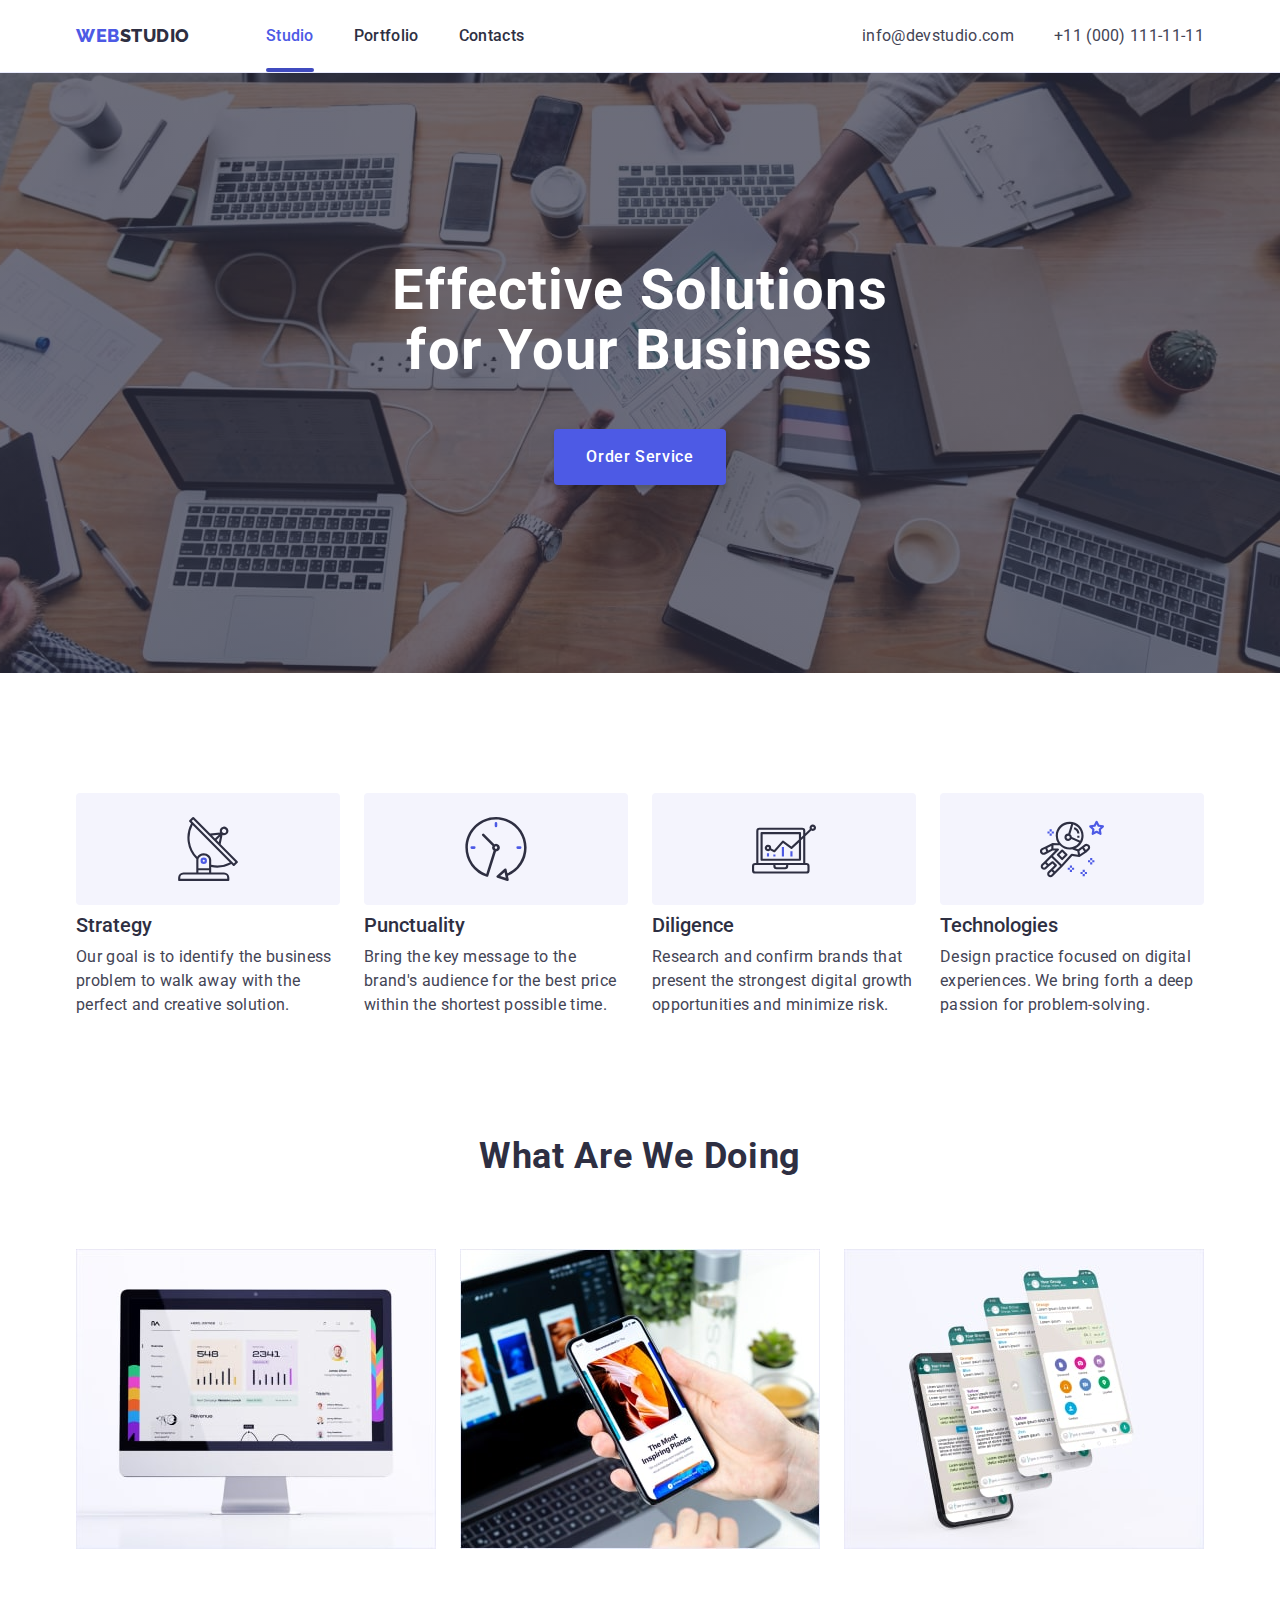
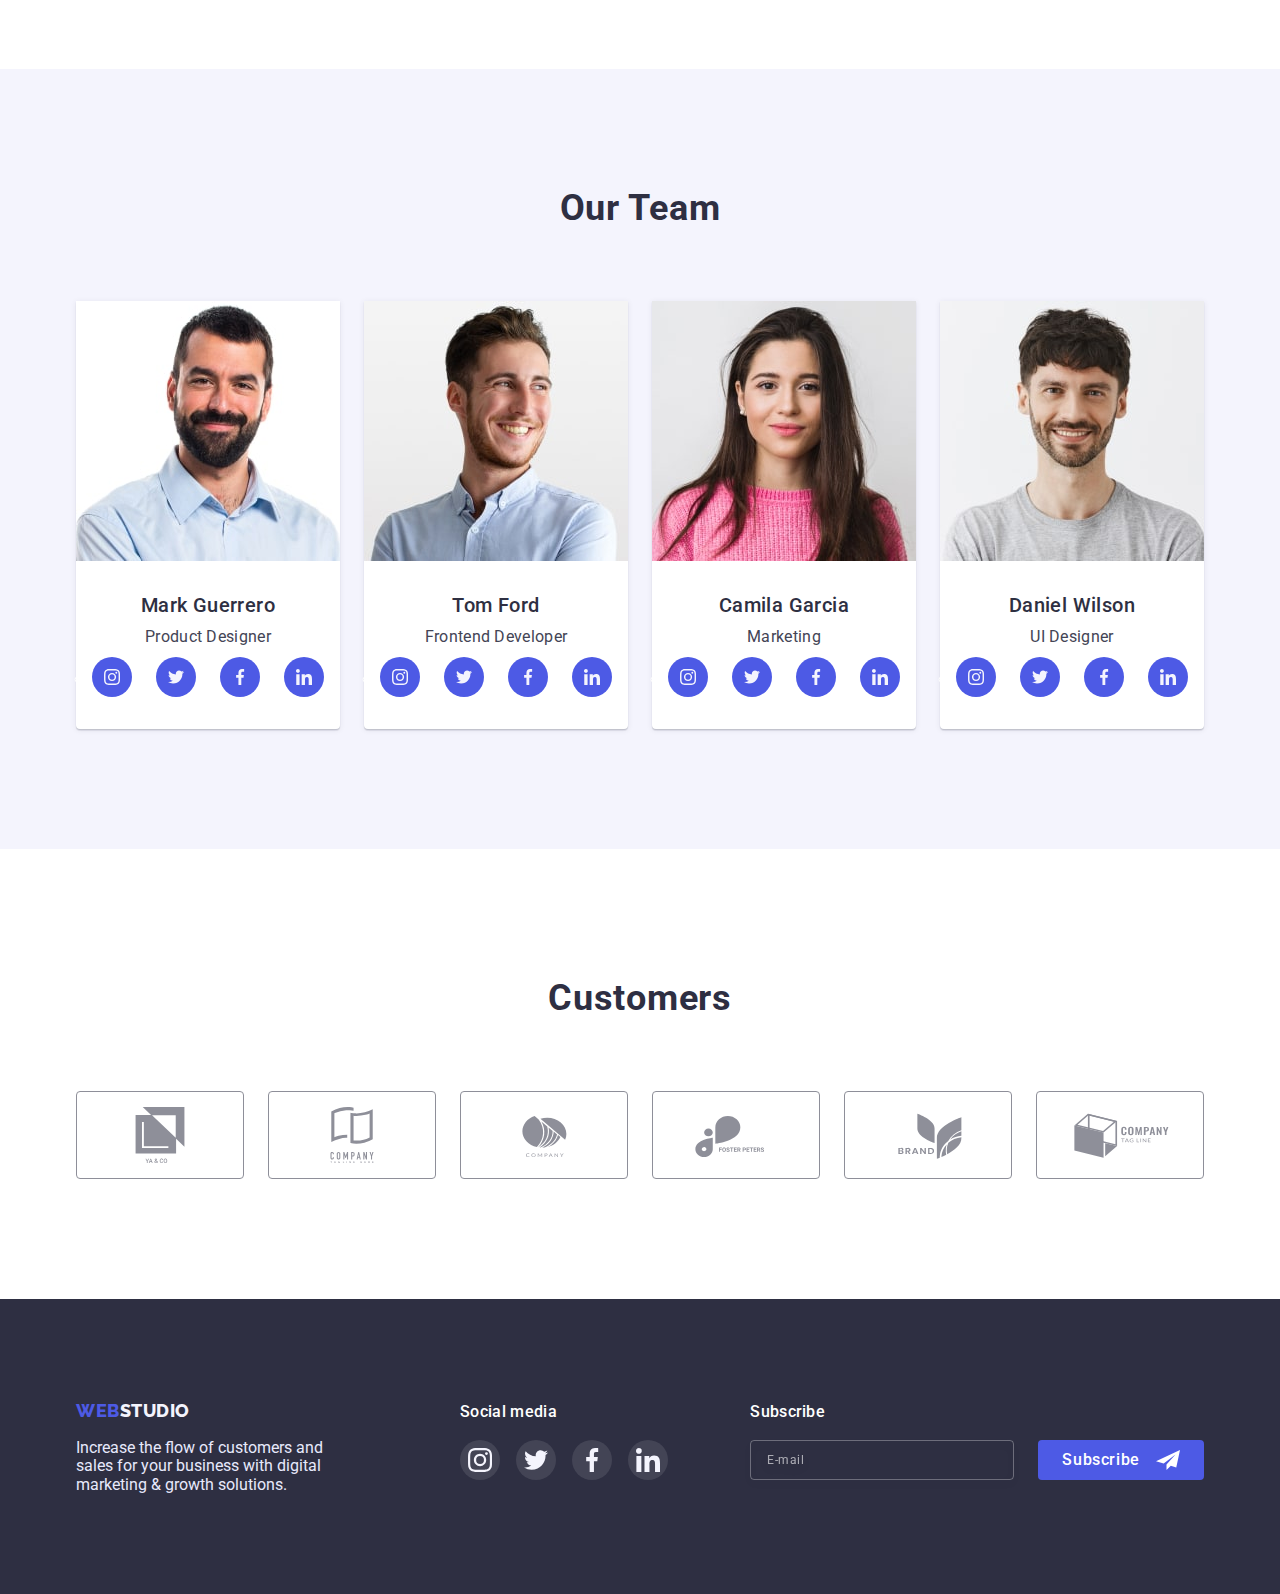
<file: index.html>
<!DOCTYPE html>
<html lang="en">
  <head>
    <meta charset="UTF-8" />
    <meta http-equiv="X-UA-Compatible" content="IE=edge" />
    <meta name="viewport" content="width=device-width, initial-scale=1.0" />
    <title>WebStudio</title>
    <link
      rel="stylesheet"
      href="https://cdnjs.cloudflare.com/ajax/libs/modern-normalize/1.0.0/modern-normalize.min.css"
    />
    <link rel="preconnect" href="https://fonts.googleapis.com" />
    <link rel="preconnect" href="https://fonts.gstatic.com" crossorigin />
    <link
      href="https://fonts.googleapis.com/css2?family=Raleway:wght@800&family=Roboto:wght@400;500;700;900&display=swap"
      rel="stylesheet"
    />
    <link rel="stylesheet" href="./css/style.css" />
  </head>
  <body>
    <header class="header">
      <div class="container header-container">
        <nav class="header-navigation">
          <a class="header-navigation-logo link" href="./index.html">
            <span class="web link">WEB</span>STUDIO</a
          >
          <ul class="header-link list">
            <li class="header-item">
              <a class="nav-link current link" href="./index.html">Studio</a>
            </li>
            <li class="header-item">
              <a class="nav-link link" href="./portfolio.html">Portfolio</a>
            </li>
            <li class="header-item">
              <a class="nav-link link" href="">Contacts</a>
            </li>
          </ul>
        </nav>
        <address class="header-address">
          <ul class="header-address-list list">
            <li>
              <a
                class="header-link-adress link"
                href="mailto:info@devstudio.com"
                >info@devstudio.com</a
              >
            </li>
            <li>
              <a class="header-link-adress link" href="tel:+110001111111"
                >+11 (000) 111-11-11</a
              >
            </li>
          </ul>
        </address>
      </div>
    </header>
    <main>
      <section class="solutions">
        <div class="container">
          <h1 class="solutions-text">Effective Solutions for Your Business</h1>
          <button class="btn" type="button" data-modal-open>
            Order Service
          </button>
        </div>
      </section>
      <section class="features">
        <div class="container">
          <h2 class="visually-hidden" hidden>features</h2>
          <ul class="features-list list">
            <li class="benefits-card">
              <a class="skils-block">
                <svg class="skils-icon" width="64" height="64">
                  <use href="./images/icons.svg#icon-antenna-1"></use>
                </svg>
              </a>
              <h3 class="features-text">Strategy</h3>
              <p class="features-text-list">
                Our goal is to identify the business problem to walk away with
                the perfect and creative solution.
              </p>
            </li>
            <li class="benefits-card">
              <a class="skils-block">
                <svg class="skils-icon" width="64" height="64">
                  <use href="./images/icons.svg#icon-clock-1"></use>
                </svg>
              </a>

              <h3 class="features-text">Punctuality</h3>
              <p class="features-text-list">
                Bring the key message to the brand's audience for the best price
                within the shortest possible time.
              </p>
            </li>
            <li class="benefits-card">
              <a class="skils-block">
                <svg class="skils-icon" width="64" height="64">
                  <use href="./images/icons.svg#icon-diagram-1"></use>
                </svg>
              </a>

              <h3 class="features-text">Diligence</h3>
              <p class="features-text-list">
                Research and confirm brands that present the strongest digital
                growth opportunities and minimize risk.
              </p>
            </li>
            <li class="benefits-card">
              <a class="skils-block">
                <svg class="skils-icon" width="64" height="64">
                  <use href="./images/icons.svg#icon-astronaut-1"></use>
                </svg>
              </a>
              <h3 class="features-text">Technologies</h3>
              <p class="features-text-list">
                Design practice focused on digital experiences. We bring forth a
                deep passion for problem-solving.
              </p>
            </li>
          </ul>
        </div>
      </section>
      <section class="examples">
        <div class="container">
          <h2 class="examples-text">What Are We Doing</h2>
          <ul class="examples-text-list list">
            <li class="examples-card">
              <img src="./images/Rectangle1.jpg" alt="rect" width="360" />
            </li>
            <li class="examples-card">
              <img src="./images/Rectangle2.jpg" alt="rect2" width="360" />
            </li>
            <li class="examples-card">
              <img src="./images/Rectangle3.jpg" alt="rect3" width="360" />
            </li>
          </ul>
        </div>
      </section>
      <section class="team">
        <div class="container">
          <h2 class="team-text">Our Team</h2>
          <ul class="team-list list">
            <li class="team-list-container">
              <img src="./images/team1.jpg" alt="Mark" width="264" />
              <h3 class="team-text-name">Mark Guerrero</h3>
              <p class="team-description">Product Designer</p>
              <ul class="social-network-list">
                <li class="social-network-item">
                  <a
                    class="social-network-link"
                    href="https://www.instagram.com"
                    aria-label="instagram"
                  >
                    <svg>
                      <use href="./images/icons.svg#icon-instagram-1"></use>
                    </svg>
                  </a>
                </li>
                <li class="social-network-item">
                  <a
                    class="social-network-link"
                    href="https://twitter.com"
                    aria-label="twitter"
                  >
                    <svg>
                      <use href="./images/icons.svg#icon-twitter-1"></use>
                    </svg>
                  </a>
                </li>
                <li class="social-network-item">
                  <a
                    class="social-network-link"
                    href="https://uk-ua.facebook.com"
                    aria-label="facebook"
                  >
                    <svg>
                      <use href="./images/icons.svg#icon-facebook"></use>
                    </svg>
                  </a>
                </li>
                <li class="social-network-item">
                  <a
                    class="social-network-link"
                    href="https://ua.linkedin.com"
                    aria-label="linkedin"
                  >
                    <svg>
                      <use href="./images/icons.svg#icon-linkedin-1"></use>
                    </svg>
                  </a>
                </li>
              </ul>
            </li>

            <li class="team-list-container">
              <img src="./images/team2.jpg" alt="Tom" width="264" />
              <h3 class="team-text-name">Tom Ford</h3>
              <p class="team-description">Frontend Developer</p>
              <ul class="social-network-list">
                <li class="social-network-item">
                  <a
                    class="social-network-link"
                    href="https://www.instagram.com"
                    aria-label="instagram"
                  >
                    <svg>
                      <use href="./images/icons.svg#icon-instagram-1"></use>
                    </svg>
                  </a>
                </li>
                <li class="social-network-item">
                  <a
                    class="social-network-link"
                    href="https://twitter.com"
                    aria-label="twitter"
                  >
                    <svg>
                      <use href="./images/icons.svg#icon-twitter-1"></use>
                    </svg>
                  </a>
                </li>
                <li class="social-network-item">
                  <a
                    class="social-network-link"
                    href="https://uk-ua.facebook.com"
                    aria-label="facebook"
                  >
                    <svg>
                      <use href="./images/icons.svg#icon-facebook"></use>
                    </svg>
                  </a>
                </li>
                <li class="social-network-item">
                  <a
                    class="social-network-link"
                    href="https://ua.linkedin.com"
                    aria-label="linkedin"
                  >
                    <svg>
                      <use href="./images/icons.svg#icon-linkedin-1"></use>
                    </svg>
                  </a>
                </li>
              </ul>
            </li>
            <li class="team-list-container">
              <img src="./images/team3.jpg" alt="Camila" width="264" />
              <h3 class="team-text-name">Camila Garcia</h3>
              <p class="team-description">Marketing</p>
              <ul class="social-network-list">
                <li class="social-network-item">
                  <a
                    class="social-network-link"
                    href="https://www.instagram.com"
                    aria-label="instagram"
                  >
                    <svg>
                      <use href="./images/icons.svg#icon-instagram-1"></use>
                    </svg>
                  </a>
                </li>
                <li class="social-network-item">
                  <a
                    class="social-network-link"
                    href="https://twitter.com"
                    aria-label="twitter"
                  >
                    <svg>
                      <use href="./images/icons.svg#icon-twitter-1"></use>
                    </svg>
                  </a>
                </li>
                <li class="social-network-item">
                  <a
                    class="social-network-link"
                    href="https://uk-ua.facebook.com"
                    aria-label="facebook"
                  >
                    <svg>
                      <use href="./images/icons.svg#icon-facebook"></use>
                    </svg>
                  </a>
                </li>
                <li class="social-network-item">
                  <a
                    class="social-network-link"
                    href="https://ua.linkedin.com"
                    aria-label="linkedin"
                  >
                    <svg>
                      <use href="./images/icons.svg#icon-linkedin-1"></use>
                    </svg>
                  </a>
                </li>
              </ul>
            </li>
            <li class="team-list-container">
              <img src="./images/team4.jpg" alt="Daniel" width="264" />
              <h3 class="team-text-name">Daniel Wilson</h3>
              <p class="team-description">UI Designer</p>
              <ul class="social-network-list">
                <li class="social-network-item">
                  <a
                    class="social-network-link"
                    href="https://www.instagram.com"
                    aria-label="instagram"
                  >
                    <svg>
                      <use href="./images/icons.svg#icon-instagram-1"></use>
                    </svg>
                  </a>
                </li>
                <li class="social-network-item">
                  <a
                    class="social-network-link"
                    href="https://twitter.com"
                    aria-label="twitter"
                  >
                    <svg>
                      <use href="./images/icons.svg#icon-twitter-1"></use>
                    </svg>
                  </a>
                </li>
                <li class="social-network-item">
                  <a
                    class="social-network-link"
                    href="https://uk-ua.facebook.com"
                    aria-label="facebook"
                  >
                    <svg>
                      <use href="./images/icons.svg#icon-facebook"></use>
                    </svg>
                  </a>
                </li>
                <li class="social-network-item">
                  <a
                    class="social-network-link"
                    href="https://ua.linkedin.com"
                    aria-label="linkedin"
                  >
                    <svg>
                      <use href="./images/icons.svg#icon-linkedin-1"></use>
                    </svg>
                  </a>
                </li>
              </ul>
            </li>
          </ul>
        </div>
      </section>
      <section class="customers">
        <div class="container">
          <h2 class="team-text">Customers</h2>
          <ul class="flex-container list">
            <li class="customer-item">
              <a href="" class="clients-link link">
                <svg class="clients-icon" width="104" height="56">
                  <use href="./images/icons.svg#icon-group"></use>
                </svg>
              </a>
            </li>
            <li class="customer-item">
              <a href="" class="clients-link link">
                <svg class="clients-icon" width="104" height="56">
                  <use href="./images/icons.svg#icon-group-1"></use>
                </svg>
              </a>
            </li>
            <li class="customer-item">
              <a href="" class="clients-link link">
                <svg class="clients-icon" width="104" height="56">
                  <use href="./images/icons.svg#icon-Logo-2"></use>
                </svg>
              </a>
            </li>
            <li class="customer-item">
              <a href="" class="clients-link link">
                <svg class="clients-icon" width="104" height="56">
                  <use href="./images/icons.svg#icon-Logo-3"></use>
                </svg>
              </a>
            </li>
            <li class="customer-item">
              <a href="" class="clients-link link">
                <svg class="clients-icon" width="104" height="56">
                  <use href="./images/icons.svg#icon-Logo-4"></use>
                </svg>
              </a>
            </li>
            <li class="customer-item">
              <a href="" class="clients-link link">
                <svg class="clients-icon" width="104" height="56">
                  <use href="./images/icons.svg#icon-Logo-5"></use>
                </svg>
              </a>
            </li>
          </ul>
        </div>
      </section>
    </main>
    <footer>
      <div class="container footer-container">
        <div class="footer-element">
          <a class="logo footer-logo" href="./index.html"
            ><span style="color: #4d5ae5">Web</span>Studio</a
          >
          <p class="footer-text">
            Increase the flow of customers and sales for your business with
            digital marketing & growth solutions.
          </p>
        </div>
        <div class="footer-element">
          <p class="social-media">Social media</p>
          <ul class="footer-social-networks">
            <li class="footer-social-networks-item list">
              <a
                class="footer-link"
                href="https://www.instagram.com"
                aria-label="instagram"
              >
                <svg>
                  <use href="./images/icons.svg#icon-instagram-1"></use>
                </svg>
              </a>
            </li>
            <li class="footer-social-networks-item list">
              <a
                class="footer-link"
                href="https://twitter.com"
                aria-label="twitter"
              >
                <svg>
                  <use href="./images/icons.svg#icon-twitter-1"></use>
                </svg>
              </a>
            </li>
            <li class="footer-social-networks-item list">
              <a
                class="footer-link"
                href="https://uk-ua.facebook.com"
                aria-label="facebook"
              >
                <svg>
                  <use href="./images/icons.svg#icon-facebook"></use>
                </svg>
              </a>
            </li>
            <li class="footer-social-networks-item list">
              <a
                class="footer-link"
                href="https://ua.linkedin.com"
                aria-label="linkedin"
              >
                <svg>
                  <use href="./images/icons.svg#icon-linkedin-1"></use>
                </svg>
              </a>
            </li>
          </ul>
        </div>

        <div class="footer-element-subscribe">
          <form class="subscribe-form">
            <p class="social-media">Subscribe</p>
            <div class="subscribe-form-elements-container">
              <input type="email" name="email" placeholder="E-mail" />
              <button class="subscribe-btn" type="submit">Subscribe</button>
            </div>
          </form>
        </div>
      </div>
    </footer>

    <div class="backdrop is-hidden" data-modal>
      <div class="modal">
        <button class="modal-close" type="button" data-modal-close>
          <svg width="8px" height="8px">
            <use href="./images/icons.svg#icon-Vector-1"></use>
          </svg>
        </button>
        <form class="modal-form">
          <p class="modal-title">
            Leave your contacts and we will call you back
          </p>
          <div class="modal-filed">
            <label class="input-text" for="contacts-form-name">Name </label>
            <div class="input-wrap">
              <input
                class="modal-input"
                name="Name"
                type="text"
                id="contacts-form-name"
              />
              <svg class="modal-icon" width="18" height="24">
                <use href="./images/icons.svg#icon-icon-name"></use>
              </svg>
            </div>
          </div>

          <div class="modal-filed">
            <label class="input-text" for="contacts-form-phone">Phone </label>
            <div class="input-wrap">
              <input
                class="modal-input"
                id="contacts-form-phone"
                type="text"
                name="Phone"
              />
              <svg class="modal-icon" width="18" height="24">
                <use href="./images/icons.svg#icon-phone"></use>
              </svg>
            </div>
          </div>
          <div class="modal-filed">
            <label class="input-text" for="contacts-form-email">Email </label>
            <div class="input-wrap">
              <input
                type="text"
                id="contacts-form-email"
                class="modal-input"
                name="Email"
              />
              <svg class="modal-icon" width="18" height="24">
                <use href="./images/icons.svg#icon-email-icon"></use>
              </svg>
            </div>
          </div>

          <div class="modal-filed">
            <label class="input-text" for="user-text">Comment</label>
            <textarea
              class="modal-message"
              id="user-text"
              name="user-text"
              placeholder="Text input"
            ></textarea>
          </div>
          <div class="modal-filed">
            <input
              type="checkbox"
              id="contacts-form-policy"
              value="true"
              class="input-check visually-hidden"
            />
            <label for="contacts-form-policy" class="check-text"
              >I accept the terms and conditions of the &nbsp;
              <a class="check-link" href="/"> Privacy Policy</a></label
            >
          </div>
          <div class="contacts-form-button-field">
            <button class="contacts-form-send-btn" type="submit">Send</button>
          </div>
        </form>
      </div>
    </div>
    <script src="./js/modal.js"></script>
  </body>
</html>
</file>
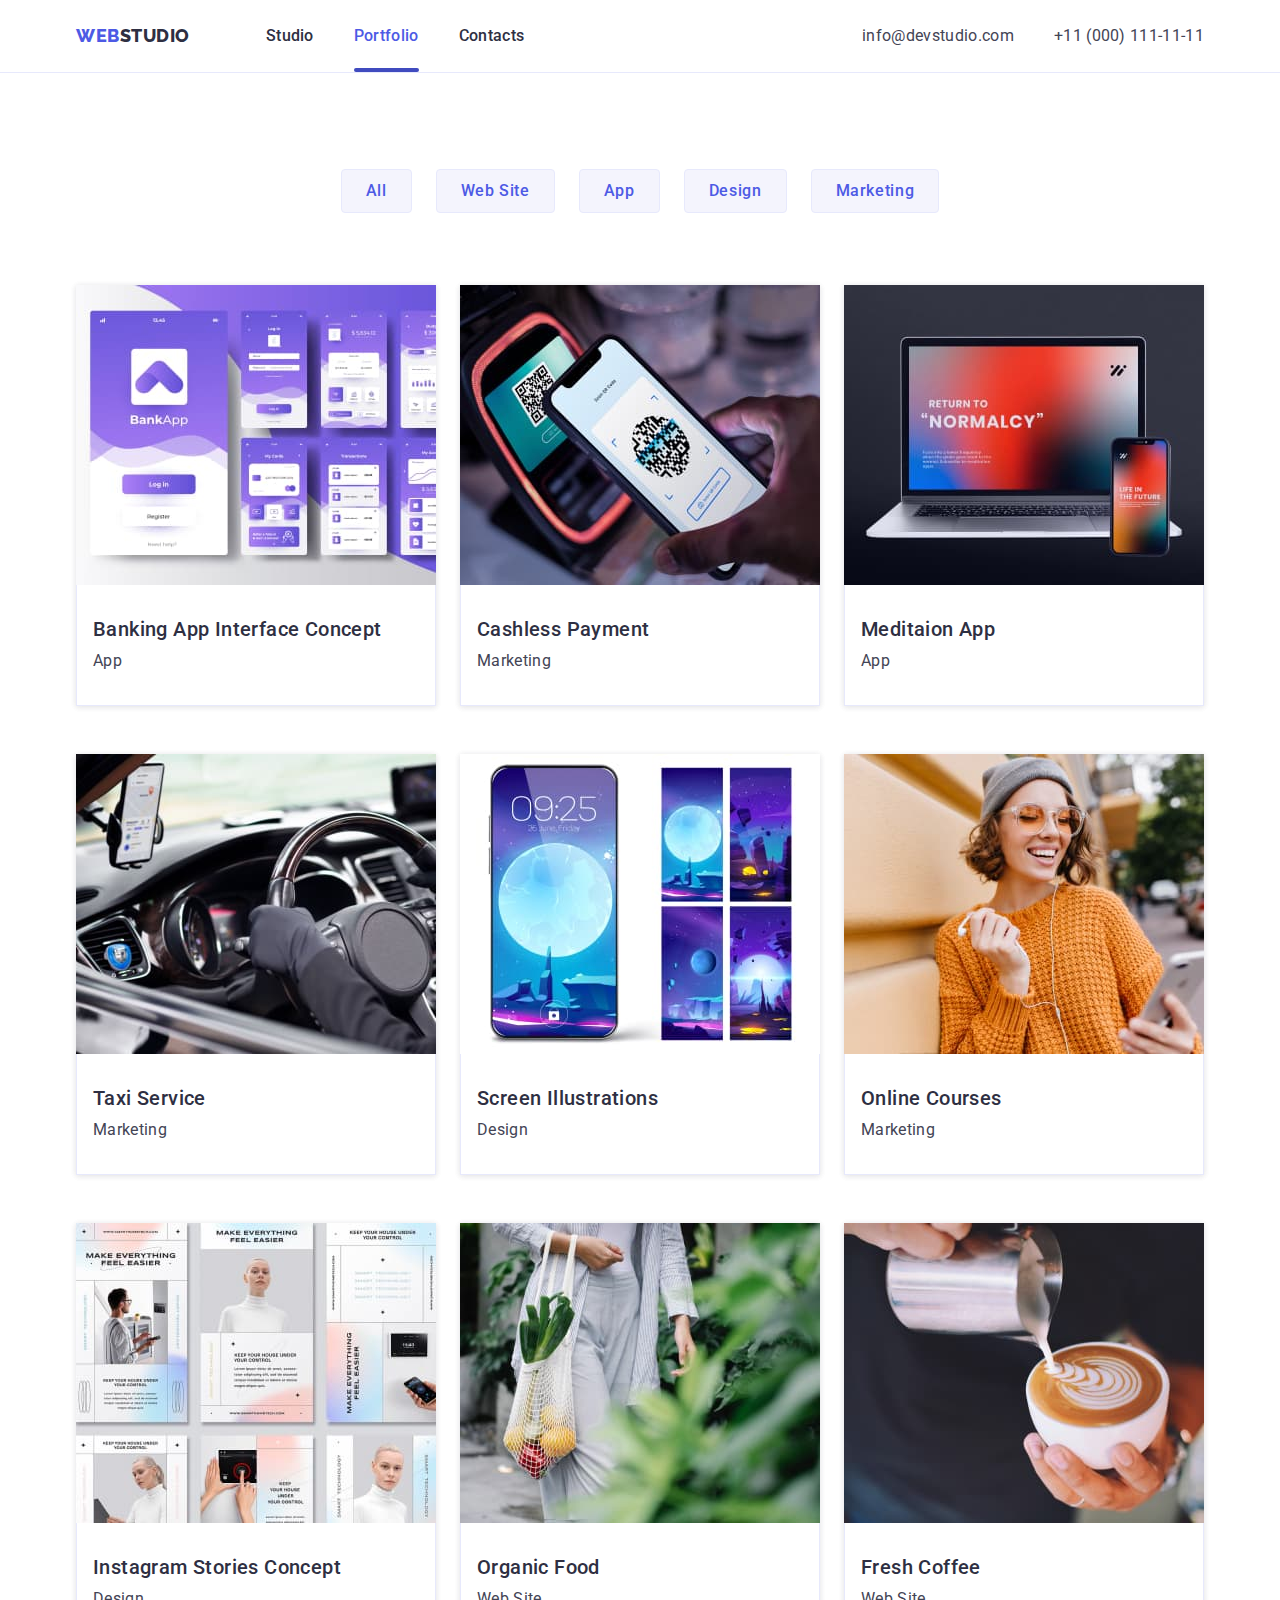
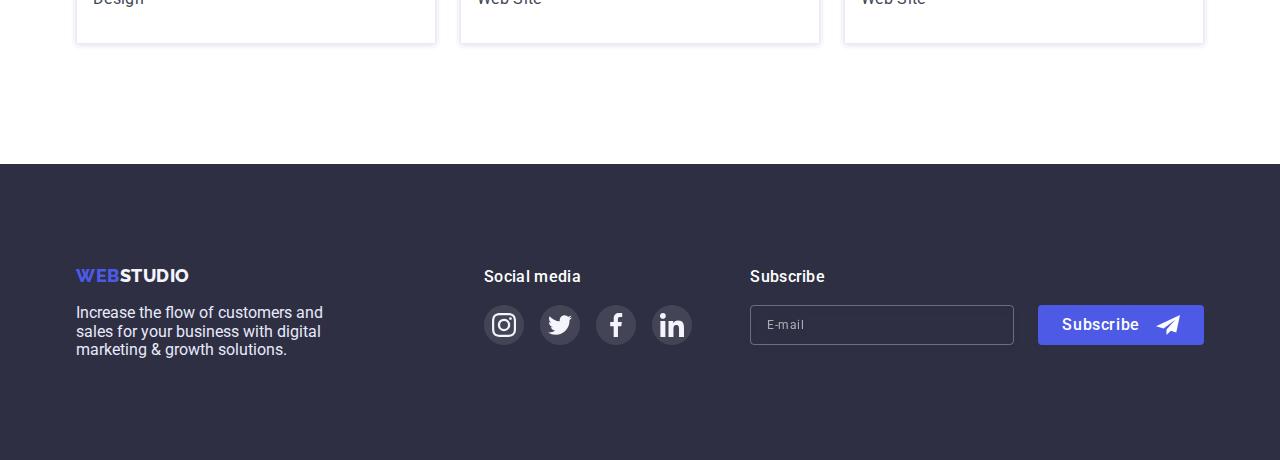
<file: portfolio.html>
<!DOCTYPE html>
<html lang="en">
  <head>
    <meta charset="UTF-8" />
    <meta http-equiv="X-UA-Compatible" content="IE=edge" />
    <meta name="viewport" content="width=device-width, initial-scale=1.0" />
    <title>Portfolio</title>
    <link
      rel="stylesheet"
      href="https://cdnjs.cloudflare.com/ajax/libs/modern-normalize/1.0.0/modern-normalize.min.css"
    />
    <link rel="preconnect" href="https://fonts.googleapis.com" />
    <link rel="preconnect" href="https://fonts.gstatic.com" crossorigin />
    <link
      href="https://fonts.googleapis.com/css2?family=Raleway:wght@800&family=Roboto:wght@400;500;700;900&display=swap"
      rel="stylesheet"
    />
    <link rel="stylesheet" href="./css/style.css" />
  </head>
  <body>
    <header class="header">
      <div class="container header-container">
        <nav class="header-navigation">
          <a class="header-navigation-logo link" href="./index.html">
            <span class="web link">WEB</span>STUDIO</a
          >
          <ul class="header-link list">
            <li class="header-item">
              <a class="nav-link link" href="./index.html">Studio</a>
            </li>
            <li class="header-item">
              <a class="nav-link current link" href="./portfolio.html"
                >Portfolio</a
              >
            </li>
            <li class="header-item">
              <a class="nav-link link" href="">Contacts</a>
            </li>
          </ul>
        </nav>
        <address class="header-address">
          <ul class="header-address-list list">
            <li>
              <a
                class="header-link-adress link"
                href="mailto:info@devstudio.com"
                >info@devstudio.com</a
              >
            </li>
            <li>
              <a class="header-link-adress link" href="tel:+110001111111"
                >+11 (000) 111-11-11</a
              >
            </li>
          </ul>
        </address>
      </div>
    </header>
    <main>
      <section class="control">
        <div class="container">
          <h1 hidden>Our Portfolio</h1>
          <ul class="btn-tiny">
            <li class="wide">
              <button class="btn-large" type="button">All</button>
            </li>
            <li class="wide">
              <button class="btn-large" type="button">Web Site</button>
            </li>
            <li class="wide">
              <button class="btn-large" type="button">App</button>
            </li>
            <li class="wide">
              <button class="btn-large" type="button">Design</button>
            </li>
            <li class="wide">
              <button class="btn-large" type="button">Marketing</button>
            </li>
          </ul>
          <ul class="pic">
            <li class="item-list">
              <a class="thumb link" href="">
                <div class="portfolio-cover-wrap">
                  <img
                    src="./images/banking1.jpg"
                    alt="bank application"
                    width="360"
                  />
                  <p class="portfolio-cover-text">
                    14 Stylish and User-Friendly App Design Concepts · Task
                    Manager App · Calorie Tracker App · Exotic Fruit Ecommerce
                    App · Cloud Storage App
                  </p>
                </div>

                <div class="huge">
                  <h2 class="headline">Banking App Interface Concept</h2>
                  <p class="desc">App</p>
                </div>
              </a>
            </li>
            <li class="item-list">
              <a class="thumb link" href="">
                <div class="portfolio-cover-wrap">
                  <img
                    src="./images/banking2.jpg"
                    alt="smartphone payment"
                    width="360"
                  />
                  <p class="portfolio-cover-text">
                    14 Stylish and User-Friendly App Design Concepts · Task
                    Manager App · Calorie Tracker App · Exotic Fruit Ecommerce
                    App · Cloud Storage App
                  </p>
                </div>

                <div class="huge">
                  <h2 class="headline">Cashless Payment</h2>
                  <p class="desc">Marketing</p>
                </div>
              </a>
            </li>
            <li class="item-list">
              <a class="thumb link" href="">
                <div class="portfolio-cover-wrap">
                  <img
                    src="./images/banking3.jpg"
                    alt="phone and laptop"
                    width="360"
                  />
                  <p class="portfolio-cover-text">
                    14 Stylish and User-Friendly App Design Concepts · Task
                    Manager App · Calorie Tracker App · Exotic Fruit Ecommerce
                    App · Cloud Storage App
                  </p>
                </div>

                <div class="huge">
                  <h2 class="headline">Meditaion App</h2>
                  <p class="desc">App</p>
                </div>
              </a>
            </li>
            <li class="item-list">
              <a class="thumb link" href="">
                <div class="portfolio-cover-wrap">
                  <img
                    src="./images/taxi.jpg"
                    alt="driver in the car"
                    width="360"
                  />
                  <p class="portfolio-cover-text">
                    14 Stylish and User-Friendly App Design Concepts · Task
                    Manager App · Calorie Tracker App · Exotic Fruit Ecommerce
                    App · Cloud Storage App
                  </p>
                </div>

                <div class="huge">
                  <h2 class="headline">Taxi Service</h2>
                  <p class="desc">Marketing</p>
                </div>
              </a>
            </li>
            <li class="item-list">
              <a class="thumb link" href="">
                <div class="portfolio-cover-wrap">
                  <img
                    src="./images/mobile.jpg"
                    alt="moon photo on phone"
                    width="360"
                  />
                  <p class="portfolio-cover-text">
                    14 Stylish and User-Friendly App Design Concepts · Task
                    Manager App · Calorie Tracker App · Exotic Fruit Ecommerce
                    App · Cloud Storage App
                  </p>
                </div>

                <div class="huge">
                  <h2 class="headline">Screen Illustrations</h2>
                  <p class="desc">Design</p>
                </div>
              </a>
            </li>
            <li class="item-list">
              <a class="thumb link" href="">
                <div class="portfolio-cover-wrap">
                  <img
                    src="./images/courses.jpg"
                    alt="happy girl"
                    width="360"
                  />
                  <p class="portfolio-cover-text">
                    14 Stylish and User-Friendly App Design Concepts · Task
                    Manager App · Calorie Tracker App · Exotic Fruit Ecommerce
                    App · Cloud Storage App
                  </p>
                </div>

                <div class="huge">
                  <h2 class="headline">Online Courses</h2>
                  <p class="desc">Marketing</p>
                </div>
              </a>
            </li>
            <li class="item-list">
              <a class="thumb link" href="">
                <div class="portfolio-cover-wrap">
                  <img
                    src="./images/insagramstories.jpg"
                    alt="makeup service ad"
                    width="360"
                  />
                  <p class="portfolio-cover-text">
                    14 Stylish and User-Friendly App Design Concepts · Task
                    Manager App · Calorie Tracker App · Exotic Fruit Ecommerce
                    App · Cloud Storage App
                  </p>
                </div>

                <div class="huge">
                  <h2 class="headline">Instagram Stories Concept</h2>
                  <p class="desc">Design</p>
                </div>
              </a>
            </li>
            <li class="item-list">
              <a class="thumb link" href="">
                <div class="portfolio-cover-wrap">
                  <img
                    src="./images/organicfood.jpg"
                    alt="girl carrying vegetables in a basket"
                    width="360"
                  />
                  <p class="portfolio-cover-text">
                    14 Stylish and User-Friendly App Design Concepts · Task
                    Manager App · Calorie Tracker App · Exotic Fruit Ecommerce
                    App · Cloud Storage App
                  </p>
                </div>

                <div class="huge">
                  <h2 class="headline">Organic Food</h2>
                  <p class="desc">Web Site</p>
                </div>
              </a>
            </li>
            <li class="item-list">
              <a class="thumb link" href="">
                <div class="portfolio-cover-wrap">
                  <img
                    src="./images/freshcoffee.jpg"
                    alt="barista makes coffe"
                    width="360"
                  />
                  <p class="portfolio-cover-text">
                    14 Stylish and User-Friendly App Design Concepts · Task
                    Manager App · Calorie Tracker App · Exotic Fruit Ecommerce
                    App · Cloud Storage App
                  </p>
                </div>

                <div class="huge">
                  <h2 class="headline">Fresh Coffee</h2>
                  <p class="desc">Web Site</p>
                </div>
              </a>
            </li>
          </ul>
        </div>
      </section>
    </main>
    <footer>
      <div class="container flex-container footer-container">
        <div class="footer-element">
          <a class="logo footer-logo" href="./index.html"
            ><span style="color: #4d5ae5">Web</span>Studio</a
          >
          <p class="footer-text">
            Increase the flow of customers and sales for your business with
            digital marketing & growth solutions.
          </p>
        </div>
        <div class="footer-element">
          <p class="social-media">Social media</p>
          <ul class="footer-social-networks">
            <li class="footer-social-networks-item list">
              <a href="https://www.instagram.com" aria-label="instagram">
                <svg>
                  <use href="./images/icons.svg#icon-instagram-1"></use>
                </svg>
              </a>
            </li>
            <li class="footer-social-networks-item list">
              <a href="https://twitter.com" aria-label="twitter">
                <svg>
                  <use href="./images/icons.svg#icon-twitter-1"></use>
                </svg>
              </a>
            </li>
            <li class="footer-social-networks-item list">
              <a href="https://uk-ua.facebook.com" aria-label="facebook">
                <svg>
                  <use href="./images/icons.svg#icon-facebook"></use>
                </svg>
              </a>
            </li>
            <li class="footer-social-networks-item list">
              <a href="https://ua.linkedin.com" aria-label="linkedin">
                <svg>
                  <use href="./images/icons.svg#icon-linkedin-1"></use>
                </svg>
              </a>
            </li>
          </ul>
        </div>
        <div class="footer-element-subscribe">
          <form class="subscribe-form">
            <p class="social-media">Subscribe</p>
            <div class="subscribe-form-elements-container">
              <input type="email" name="email" placeholder="E-mail" />
              <button class="subscribe-btn" type="submit">Subscribe</button>
            </div>
          </form>
        </div>
      </div>
    </footer>
  </body>
</html>
</file>
<file: css/style.css>
:root {
  --main-color: #ffffff;
  --main-text-color: #2e2f42;
  --second-text-color: #e5e5e5;
  --logo-web-color: #4d5ae5;
  --main-link-color: #434455;
  --header-focus-hover-color: #404bbf;
  --button--focus-hover-color: #9747ff;
  --section-second-color: #f4f4fd;
  --footer-text-color: #e7e9fc;
  --footer-socials-bg: rgba(255, 255, 255, 0.1);
  --footer-socials-bg-hover: #31d0aa;
  --icon-color: #8e8f99;
  --modal-color: #fcfcfc;
  --transition-func: cubic-bezier(0.4, 0, 0.2, 1);
  --subscr-placeholder-color: rgba(255, 255, 255, 0.6);
  --modal-message-placeholder: rgba(117, 117, 117, 0.5) rgba(117, 117, 117, 0.5);
  --check-text: #757575;
}
body {
  font-family: "Roboto", sans-serif;
  font-style: normal;
  color: var(--main-color);
  background: var(--main-color);
}
ul {
  margin: 0;
  padding: 0;
}
h1,
h2,
h3,
h4,
h5,
p {
  margin: 0;
}

img {
  display: block;
  max-width: 100%;
  height: auto;
}
.container {
  max-width: 1158px;
  margin: 0 auto;
  padding: 0 15px;
}
/* Header */

.header-container {
  display: flex;
  align-items: center;
}
.header {
  padding-top: 24px;
  padding-bottom: 24px;
  border-bottom: 1px solid var(--footer-text-color);
}
.header-address-list {
  display: flex;
  gap: 40px;
}

.header-link {
  font-weight: 500;
  font-size: 16px;
  line-height: 1.5;
  letter-spacing: 0.02em;
  color: var(--main-text-color);
  display: flex;
  gap: 40px;
}
.web {
  font-family: "Raleway", sans-serif;
  font-weight: 800;
  font-size: 18px;
  line-height: 1.17;
  color: var(--logo-web-color);
  display: flex;
}
.link {
  text-decoration: none;
}
.list {
  list-style: none;
}
.header-navigation {
  background: var(--main-color);
  display: flex;
  align-items: center;
}
.header-navigation-logo {
  font-family: "Raleway", sans-serif;
  font-weight: 800;
  font-size: 18px;
  line-height: 1.17;
  letter-spacing: 0.03em;
  text-transform: uppercase;
  color: var(--main-text-color);
  display: flex;
  margin-right: 76px;
}
.header-link-adress:focus,
.header-link-adress:hover {
  color: var(--header-focus-hover-color);
  display: flex;
}
.nav-link:hover,
.nav-link:focus,
.nav-link.current {
  color: var(--logo-web-color);
}
.header-item {
  font-weight: 500;
  font-size: 16px;
  line-height: 1.5;
  color: var(--main-text-color);
  display: flex;
}
.nav-link {
  color: var(--main-text-color);
  transition: color 250ms var(--transition-func);
}
.current {
  position: relative;
}
.current::after {
  position: absolute;
  left: 0;
  bottom: -24px;
  content: "";
  width: 100%;
  height: 4px;
  background-color: var(--header-focus-hover-color);
  pointer-events: none;
  border-radius: 2px;
}
.header-link-adress {
  font-style: normal;
  font-size: 16px;
  line-height: 1.5;
  letter-spacing: 0.02em;
  color: var(--main-link-color);
  display: flex;
  transition: color 250ms var(--transition-func);
}
.header-address {
  margin-left: auto;
}

/* Section 2 */
.solutions {
  background: var(--main-text-color);
  padding-top: 188px;
  padding-bottom: 188px;
  text-align: center;
  max-width: 1440px;
  margin: 0 auto;
  background-image: linear-gradient(
      rgba(46, 47, 66, 0.7),
      rgba(46, 47, 66, 0.7) 100%
    ),
    url(../images/peopleoffice.jpg);
  background-repeat: no-repeat;
  background-position: center;
  background-color: var(--main-text-color);
  background-size: cover;
  height: 600px;
}

.solutions-text {
  font-weight: 700;
  font-size: 56px;
  line-height: 1.07;
  letter-spacing: 0.02em;
  color: var(--main-color);
  max-width: 496px;
  margin-bottom: 48px;
  margin-left: auto;
  margin-right: auto;
}

/* BUTTON */

.btn {
  color: var(--main-color);
  background: var(--logo-web-color);
  cursor: pointer;
  font-weight: 500;
  font-size: 16px;
  line-height: 1.5;
  letter-spacing: 0.04em;
  font-family: inherit;
  min-width: 169px;
  height: 56px;
  border: 0;
  display: block;
  margin: 0 auto;
  padding: 16px 32px;
  box-shadow: 0px 4px 4px rgba(0, 0, 0, 0.15);
  border-radius: 4px;
  transition: background-color 250ms var(--transition-func);
}
.btn:hover,
.btn:focus,
.btn:active {
  color: var(--main-color);
  background: var(--header-focus-hover-color);
}

/* Section 3 */
.features {
  padding-top: 120px;
  padding-bottom: 60px;
}
.features-list {
  display: flex;
  justify-content: center;
  gap: 24px;
}
.visually-hidden {
  position: absolute;
  white-space: nowrap;
  width: 1px;
  height: 1px;
  overflow: hidden;
  border: 0;
  padding: 0;
  clip: rect(0 0 0 0);
  clip-path: inset(50%);
  margin: -1px;
}
.features-text {
  font-weight: 500;
  font-size: 20px;
  line-height: 1.2;
  color: var(--main-text-color);
  margin-bottom: 8px;
}
.features-text-list {
  font-size: 16px;
  line-height: 1.5;
  letter-spacing: 0.02em;
  color: var(--main-link-color);
}

.benefits-card {
  width: calc((100% - 3 * 24px) / 4);
  /*width: 264px;*/
}

.skils-block {
  background-color: var(--section-second-color);
  border-radius: 4px;
  /*width: 265px;
  height: 122px;*/
  display: flex;
  align-items: center;
  justify-content: center;
  margin-bottom: 8px;
  height: 112px;
  fill: var(--icon-color);
}

/* Section What are we doing */
.examples {
  padding-top: 60px;
  padding-bottom: 120px;
}
.examples-text {
  font-weight: 700;
  font-size: 36px;
  line-height: 1.11;
  letter-spacing: 0.02em;
  color: var(--main-text-color);
  text-align: center;
  margin-bottom: 72px;
  text-transform: capitalize;
}
.examples-text-list {
  margin-top: 0;
  margin-bottom: 0;
  padding-left: 0;
  display: flex;
}
.examples-card {
  width: calc((100%-2.13% * 2) / 3);
  margin-right: 2.13%;
}
.examples-card:nth-child(3n) {
  margin-right: 0;
}

/* Section Our Team */

.team {
  background: var(--section-second-color);
  padding-top: 120px;
  padding-bottom: 120px;
}

.team-text {
  font-weight: 700;
  font-size: 36px;
  line-height: 1.11;
  letter-spacing: 0.02em;
  color: var(--main-text-color);
  text-align: center;
  text-transform: capitalize;
  margin-bottom: 72px;
}
.team-list {
  display: flex;
  margin-top: 0;
  margin-bottom: 0;
  padding-left: 0;
}
.team-list-container {
  width: calc((100%-2.13% * 3) / 4);
  margin-right: 2.13%;
  padding-bottom: 32px;
  text-align: center;
  background-color: var(--main-background-color);
  box-shadow: 0px 1px 6px rgb(46 47 66 / 8%), 0px 1px 1px rgb(46 47 66 / 16%),
    0px 2px 1px rgb(46 47 66 / 8%);
  border-radius: 0px 0px 4px 4px;
}

.team-text-name {
  font-weight: 500;
  font-size: 20px;
  line-height: 1.2;
  letter-spacing: 0.02em;
  color: var(--main-text-color);
  text-align: center;
  margin-bottom: 8px;
}
.team-list-container {
  background: var(--main-color);
  border-radius: 0px 0px 4px 4px;
  box-shadow: 0px 1px 6px rgba(46, 47, 66, 0.08),
    0px 1px 1px rgba(46, 47, 66, 0.16), 0px 2px 1px rgba(46, 47, 66, 0.08);
}
.team-list-container:nth-child(4n) {
  margin-right: 0;
}
.team-list-container img {
  margin-bottom: 32px;
}
.team-description {
  font-size: 16px;
  line-height: 1.5;
  letter-spacing: 0.02em;
  color: var(--main-link-color);
  text-align: center;
  margin-bottom: 8px;
}
.social-network-list {
  display: flex;
  justify-content: space-between;
  padding: 0 16px;
}
.social-network-link {
  display: flex;
  justify-content: center;
  align-items: center;
  width: 40px;
  height: 40px;
  border-radius: 50%;
  background: rgba(255, 255, 255, 0.1);
  background-color: var(--logo-web-color);
  transition: background-color 250ms var(--transition-func);
}

.social-network-link:hover,
.social-network-link:focus {
  background-color: var(--header-focus-hover-color);
}
.social-network-link svg {
  width: 16px;
  height: 16px;
}
/* Customers  */

.customers {
  padding-top: 130px;
  padding-bottom: 120px;
}
.customer-item {
  width: 168px;
  height: 88px;
}
.customer-item a {
  display: flex;
  justify-content: center;
  align-items: center;
  width: 168px;
  height: 88px;
  color: var(--icon-color);
  border: 1px solid var(--icon-color);
  border-radius: 4px;

  transition: color 250ms var(--transition-func),
    border-color 250ms var(--transition-func);
}

.clients-link {
  width: 100%;
  height: 100%;
  border: 1px solid var(--icon-color);
  border-radius: 4px;
  display: flex;
  align-items: center;
  justify-content: center;
  color: var(--icon-color);
}
.flex-container {
  display: flex;
  align-items: baseline;
  gap: 24px;
}

.clients-link:is(:hover, :focus) {
  border-color: var(--header-focus-hover-color);
  color: var(--header-focus-hover-color);
  background-color: var(--main-color);
  transition: background-color 250ms var(--transition-func);
}
.clients-icon {
  fill: currentColor;
}

/*  Footer */
footer {
  padding-top: 100px;
  padding-bottom: 100px;
  background-color: var(--main-text-color);
}

.footer-logo {
  display: inline-block;
  margin-right: 0;
  margin-bottom: 16px;
  padding: 0;
  line-height: 1.17;
  color: var(--section-second-color);
}
.logo {
  margin-right: 76px;
  font-family: "Raleway", sans-serif;
  font-weight: 800;
  font-size: 18px;
  line-height: 1.33;
  letter-spacing: 0.03em;
  text-transform: uppercase;
  text-decoration: none;
}
.footer-text {
  max-width: 264px;
  font-size: 16px;
  color: var(--footer-text-color);
}
.footer-element:first-child {
  margin-right: 120px;
}

.social-media {
  margin-bottom: 16px;
  font-weight: 500;
  font-size: 16px;
  line-height: 1.5;
  letter-spacing: 0.02em;
  color: var(--main-color);
}

.footer-social-networks {
  display: flex;
}

.footer-social-networks-item {
  margin-right: 16px;
}
.footer-container {
  display: flex;
  align-items: baseline;
}

.footer-social-networks-item a {
  display: flex;
  justify-content: center;
  align-items: center;
  width: 40px;
  height: 40px;
  border-radius: 50%;
  background-color: var(--footer-socials-bg);
  transition: background-color 250ms var(--transition-func);
}

.footer-social-networks-item a:hover,
.footer-social-networks-item a:focus {
  background-color: var(--footer-socials-bg-hover);
}

.footer-social-networks-item:last-child {
  margin-right: 0;
}

.footer-social-networks-item svg {
  width: 24px;
  height: 24px;
}
.subscribe-form-elements-container {
  display: flex;
}
.subscribe-form [type="email"] {
  min-width: 264px;
  margin-right: 24px;
  padding: 7px 16px;
  color: var(--main-color);
  font-size: 12px;
  line-height: 2;
  letter-spacing: 0.04em;
  background-color: transparent;
  border: 1px solid rgba(255, 255, 255, 0.3);
  filter: drop-shadow(0px 4px 4px rgba(0, 0, 0, 0.15));
  border-radius: 4px;
}

.subscribe-form [type="email"]::placeholder {
  color: var(--subscr-placeholder-color);
}
.subscribe-btn {
  padding: 8px 24px;
  font-weight: 500;
  font-size: 16px;
  line-height: 1.5;
  letter-spacing: 0.04em;
  color: var(--main-background-color);
  background-color: var(--first-part-logo-color);
  border: 0;
  border-radius: 4px;
  cursor: pointer;
  display: flex;
  align-items: center;
  gap: 16px;
  color: var(--main-color);
  background: var(--logo-web-color);
  transition: background-color 250ms var(--transition-func);
}

.subscribe-btn:hover {
  background-color: var(--header-focus-hover-color);
}
.subscribe-btn:focus {
  background-color: var(--header-focus-hover-color);
}

.subscribe-btn:after {
  content: "";
  display: inline-block;
  width: 24px;
  height: 24px;
  background-image: url("data:image/svg+xml;charset=utf8,%3Csvg width='24' height='24' viewBox='0 0 24 24' fill='none' xmlns='http://www.w3.org/2000/svg'%3E%3Cpath d='M24 2L0 13.25L7.66994 15.6172L19.5 6.375L10.5017 16.4913L10.509 16.4936L10.5 16.4913V22L14.8013 17.8183L20.2501 19.5L24 2Z' fill='white'/%3E%3C/svg%3E");
}
.footer-element:nth-child(2) {
  margin-right: auto;
}

/* Portfolio */
.btn-tiny {
  list-style-type: none;
  display: flex;
  justify-content: center;
  margin-bottom: 72px;
}
.btn-large {
  font-weight: 500;
  display: flex;
  align-items: center;
  text-align: center;
  letter-spacing: 0.04em;
  background: var(--section-second-color);
  color: var(--logo-web-color);
  display: inline-block;
  border: 1px solid #e7e9fc;
  border-radius: 4px;
  min-width: 30px;
  padding: 12px 24px;
  cursor: pointer;
  transition: background-color 250ms var(--transition-func),
    color 250ms var(--transition-func),
    border-color 250ms var(--transition-func),
    box-shadow 250ms var(--transition-func);
}
.btn-large:hover,
.btn-large:focus,
.btn-large:active {
  color: var(--main-color);
  background-color: var(--header-focus-hover-color);
  box-shadow: 0px 3px 1px rgba(0, 0, 0, 0.1), 0px 2px 1px rgba(0, 0, 0, 0.08),
    0px 2px 2px rgba(0, 0, 0, 0.12);
  border-color: var(--header-focus-hover-color);
}

.pic {
  list-style-type: none;
  display: flex;
  flex-wrap: wrap;
}
.pic > li {
  width: 360px;
  margin-right: 24px;
  margin-bottom: 48px;
  box-shadow: 0px 1px 6px rgba(46, 47, 66, 0.08);
}

.pic a {
  display: inline-block;
  color: var(--main-link-color);
  box-shadow: 0px 1px 6px rgba(46, 47, 66, 0.08);
  transition: box-shadow 250ms var(--transition-func);
}
.pic a:hover,
.pic a:focus {
  box-shadow: 0px 1px 6px rgba(46, 47, 66, 0.08),
    0px 1px 1px rgba(46, 47, 66, 0.16), 0px 2px 1px rgba(46, 47, 66, 0.08);
  transition: background-color 250ms var(--transition-func);
}
.pic a:hover,
.pic a:focus {
  box-shadow: 0px 1px 6px rgba(46, 47, 66, 0.08),
    0px 1px 1px rgba(46, 47, 66, 0.16), 0px 2px 1px rgba(46, 47, 66, 0.08);
}
.pic a:active {
  color: var(--main-link-color);
}
.headline {
  font-weight: 500;
  font-size: 20px;
  line-height: 1.2;
  letter-spacing: 0.02em;
  color: var(--main-text-color);

  margin-bottom: 8px;
}

.desc {
  font-size: 16px;
  line-height: 1.5;
  letter-spacing: 0.02em;
  list-style-type: none;
  color: var(--main-link-color);
  margin: 0;
}
.item-list {
  width: 360px;
  margin-bottom: 48px;
  margin-right: 24px;
}
.item-list:nth-child(3n) {
  margin-right: 0px;
}
.item-list:nth-child(n + 7) {
  margin-bottom: 0;
}
.portfolio-cover-wrap {
  position: relative;
  overflow: hidden;
}
.portfolio-cover-text {
  position: absolute;
  top: 0;
  font-size: 16px;
  line-height: 1.5;
  letter-spacing: 0.02em;
  color: var(--section-second-color);
  background: var(--logo-web-color);
  padding: 32px;
  height: 100%;
  overflow: auto;
  opacity: 0;
  color: var(--section-second-color);
  transition: transform 250ms var(--transition-func),
    opacity 500ms var(--transition-func);
}
.item-list:hover .portfolio-cover-text {
  transform: translateY(0%);
  opacity: 1;
}
.control {
  padding-top: 96px;
  padding-bottom: 120px;
}
.wide {
  margin-right: 24px;
}
.wide:last-child {
  margin-right: 0px;
}
.huge {
  padding: 32px 16px;
  border: 1px solid var(--footer-text-color);
  border-top: none;
}

/* Modal  */
.backdrop {
  position: fixed;
  top: 0;
  left: 0;
  height: 100%;
  width: 100%;
  background: rgb(46 47 66 / 16%);
  transition: transform 250ms var(--transition-func) 50ms;
}
.modal {
  position: absolute;
  top: 50%;
  left: 50%;
  transform: translate(-50%, -50%) scale(100%);
  width: 408px;
  padding: 24px;
  min-height: 576px;
  background: var(--modal-color);
  box-shadow: 0px 1px 1px rgba(0, 0, 0, 0.14), 0px 1px 3px rgba(0, 0, 0, 0.12),
    0px 2px 1px rgba(0, 0, 0, 0.2);
  border-radius: 4px;
  transition: transform 250ms var(--transition-func) 50ms;
}
.backdrop.is-hidden .modal {
  transform: translate(-50%, -50%) scale (0);
}
.modal-close {
  width: 24px;
  min-height: 24px;
  display: flex;
  align-items: center;
  justify-content: center;
  margin-left: auto;
  background-color: var(--footer-text-color);
  border: 1px solid rgba(0, 0, 0, 0.1);
  border-radius: 50%;
  cursor: pointer;
  transition: background-color 250ms var(--transition-func),
    border-color 250ms var(--transition-func);
  margin-bottom: 24px;
}

.modal-close svg {
  transition: fill 250ms var(--transition-func);
}

.modal-close:is(:hover, :focus) {
  background-color: var(--header-focus-hover-color);
  border-color: var(--header-focus-hover-color);
}

.modal-close:hover svg {
  fill: var(--main-color);
}
.is-hidden {
  opacity: 0;
  visibility: hidden;
  pointer-events: none;
}
.modal-title {
  font-weight: 500;
  font-size: 16px;
  line-height: 1.5;
  text-align: center;
  letter-spacing: 0.02em;
  color: #2e2f42;
  margin-bottom: 14px;
}
.input-wrap {
  position: relative;
}
.modal-input {
  border: 1px solid rgba(33, 33, 33, 0.2);
  border-radius: 4px;
  width: 100%;
  height: 40px;
  padding: 11px 16px 11px 37px;
}

.input-text {
  font-size: 12px;
  line-height: 1.17;
  letter-spacing: 0.04em;
  color: var(--icon-color);
  margin-bottom: 4px;
  display: inline-block;
}
.modal-icon {
  position: absolute;
  left: 5px;
  top: 50%;
  transform: translateY(-50%);
}
.clients-icon {
  fill: currentColor;
}
.modal-message::placeholder {
  font-size: 12px;
  line-height: 1.17;
  letter-spacing: 0.04em;
}
.modal-message {
  border: 1px solid rgba(33, 33, 33, 0.2);
  border-radius: 4px;
  width: 100%;
  height: 138px;
  font-size: 12px;
  line-height: 1.17;
  letter-spacing: 0.04em;
  padding: 16px;
  resize: none;
}
.check-text {
  font-size: 12px;
  letter-spacing: 0.04em;
  color: var(--check-text);
  line-height: 1.33;
  display: flex;
}
.check-link {
  font-size: 12px;
  line-height: 1.33;
  letter-spacing: 0.04em;
  color: var(--logo-web-color);
  text-decoration-line: underline;
}
.check-text::before {
  content: "";
  width: 16px;
  height: 16px;
  border: 1.25px solid var(--main-text-color);
  border-radius: 2px;
  margin-right: 8px;
  transition: 250ms var(--transition-func);
}

.input-check:checked + .check-text::before {
  background: var(--header-focus-hover-color);
  border: none;
  background-image: url("data:image/svg+xml;charset=utf8,%3Csvg xmlns='http://www.w3.org/2000/svg' width='10' height='8' fill='none'%3E%3Cpath fill='%23F4F4FD' d='M8.446.255A.917.917 0 0 1 10 .901a.928.928 0 0 1-.242.649L4.864 7.704a.92.92 0 0 1-1.019.229.92.92 0 0 1-.306-.204L.293 4.466a.925.925 0 0 1-.226-1.024.925.925 0 0 1 .87-.578.916.916 0 0 1 .656.294L4.162 5.74 8.422.282a.329.329 0 0 1 .025-.027h-.001Z'/%3E%3C/svg%3E");
  background-repeat: no-repeat;
  background-position: center;
}
.input-check:focus + .check-text::before {
  background-color: var(--header-focus-hover-color);
}
.input-check:hover + .check-text::before {
  background-color: var(--header-focus-hover-color);
}

.contacts-form-button-field {
  text-align: center;
}
.contacts-form-send-btn {
  min-width: 169px;
  font-weight: 500;
  font-size: 16px;
  line-height: 1.5;
  letter-spacing: 0.04em;
  color: var(--main-color);
  background: var(--logo-web-color);
  cursor: pointer;
  font-family: inherit;
  height: 56px;
  box-shadow: 0px 4px 4px rgba(0, 0, 0, 0.15);
  border-radius: 4px;
  border: none;
  transition: background-color 250ms var(--transition-func);
}
.contacts-form-send-btn:hover,
.contacts-form-send-btn:focus,
.contacts-form-send-btn:active {
  background: var(--header-focus-hover-color);
}
.modal-filed {
  margin-bottom: 8px;
}

.modal-filed svg {
  display: block;
  position: absolute;
  top: 50%;
  left: 16px;
  transform: translate(0, -50%);
  fill: var(--main-text-color);
  transition: fill 250ms var(--transition-func);
  pointer-events: none;
}
.input-text svg {
  margin-right: 8px;
  border: 1.25px solid var(--main-text-color);
  border-radius: 2px;
  fill: transparent;
  transition: border-color 250ms var(--transition-func);
}
.modal-input:checked + svg {
  border-color: var(--header-focus-hover-color);
  fill: var(--header-focus-hover-color);
}

.modal-form input:hover,
.modal-form input:focus,
.modal-form textarea:hover,
.modal-form textarea:focus {
  outline: none;
  border-color: var(--logo-web-color);
}
.modal-form input:not(.input-check):hover + svg,
.modal-form input:not(.input-check):focus + svg {
  fill: var(--logo-web-color);
}
.contacts-form .input-wrapper {
  position: relative;
}
.modal-field svg {
  display: block;
  position: absolute;
  top: 50%;
  left: 16px;
  transform: translate(0, -50%);
  fill: var(--main-text-color);
  transition: fill 250ms var(--transition-func);
  pointer-events: none;
}
.contacts-form input:not([type="checkbox"]),
.contacts-form textarea {
  width: 100%;
  padding: 11px 16px 11px 37px;
  color: var(--main-text-color);
  border: 1px solid rgba(33, 33, 33, 0.2);
  border-radius: 4px;
  transition: border-color 250ms var(--transition-func);
}
.check-text {
  margin-top: 18px;
  margin-bottom: 24px;
}
</file>
